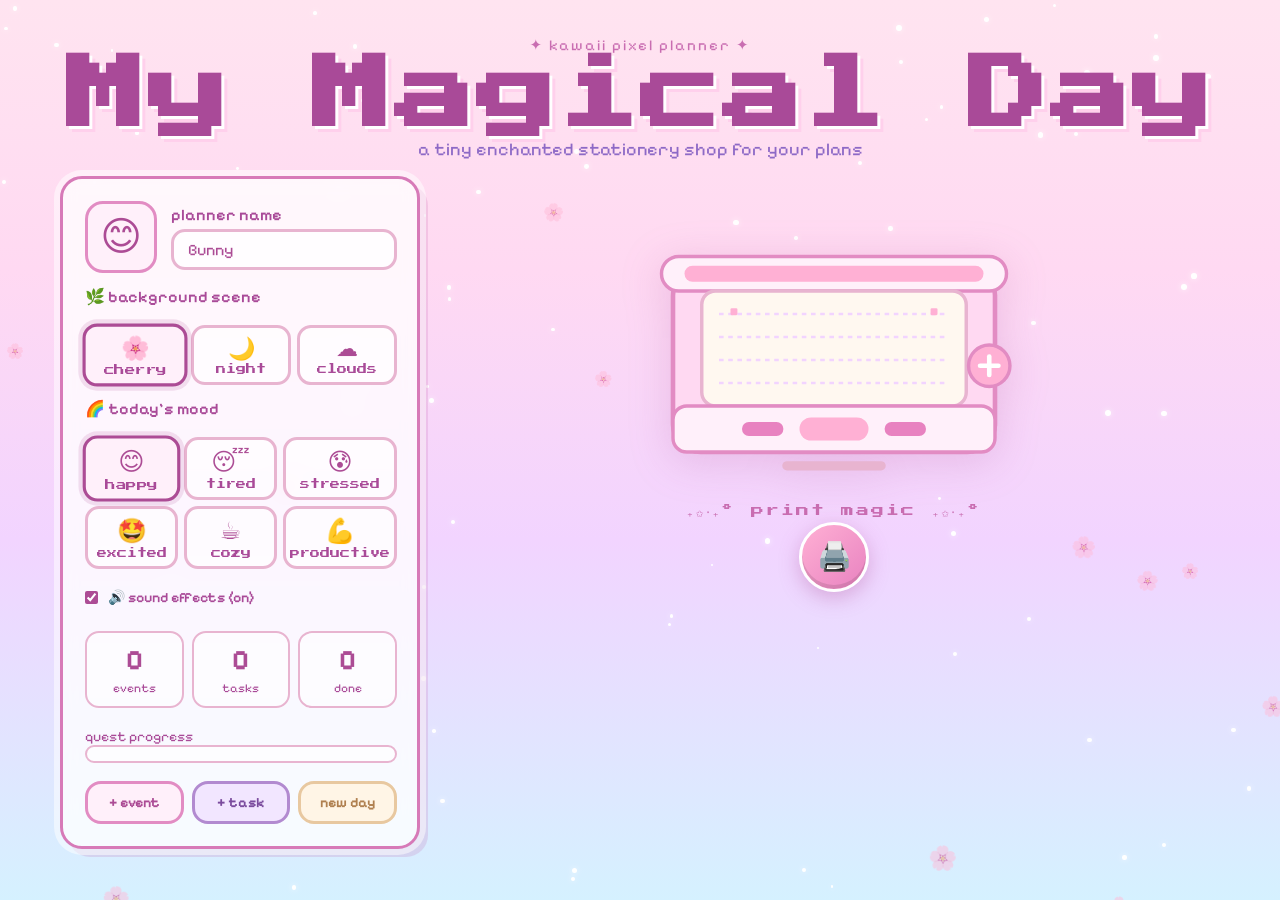
<file: index.html>
<!DOCTYPE html>
<html lang="en">
<head>
<meta charset="UTF-8">
<meta name="viewport" content="width=device-width,initial-scale=1">
<title>My Magical Day ✨</title>
<link rel="preconnect" href="https://fonts.googleapis.com">
<link rel="preconnect" href="https://fonts.gstatic.com" crossorigin>
<link href="https://fonts.googleapis.com/css2?family=Pixelify+Sans:wght@400..700&family=Press+Start+2P&display=swap" rel="stylesheet">
<link rel="stylesheet" href="styles.css">
</head>
<body>

<div class="bg-layer" id="bgCherry"></div>
<div class="bg-layer hidden" id="bgNight"></div>
<div class="bg-layer hidden" id="bgClouds"></div>
<div class="bg-sparkles" id="bgSparkles"></div>

<div id="stage">
  <header class="hero">
    <p class="eyebrow">✦ kawaii pixel planner ✦</p>
    <h1>My Magical Day</h1>
    <p class="subtitle">a tiny enchanted stationery shop for your plans</p>
  </header>

  <div class="dashboard">
    <aside class="control-panel pixel-card">
      <div class="profile">
        <div class="avatar" id="avatar">🐰</div>
        <div>
          <label for="nameInput">planner name</label>
          <input id="nameInput" type="text" maxlength="18" placeholder="Your name...">
        </div>
      </div>

      <label>🌿 background scene</label>
      <div class="theme-btns" id="themeBtns">
        <button class="theme-btn active" data-theme="cherry">🌸<span>cherry</span></button>
        <button class="theme-btn" data-theme="night">🌙<span>night</span></button>
        <button class="theme-btn" data-theme="clouds">☁️<span>clouds</span></button>
      </div>

      <label>🌈 today's mood</label>
      <div class="mood-btns" id="moodBtns">
        <button class="mood-btn active" data-mood="happy">😊<span>happy</span></button>
        <button class="mood-btn" data-mood="tired">😴<span>tired</span></button>
        <button class="mood-btn" data-mood="stressed">😰<span>stressed</span></button>
        <button class="mood-btn" data-mood="excited">🤩<span>excited</span></button>
        <button class="mood-btn" data-mood="cozy">☕<span>cozy</span></button>
        <button class="mood-btn" data-mood="productive">💪<span>productive</span></button>
      </div>

      <label class="sound-toggle">
        <input type="checkbox" id="soundToggle" checked>
        🔊 sound effects (on)
      </label>

      <div class="stats">
        <div><strong id="eventCount">0</strong><span>events</span></div>
        <div><strong id="todoCount">0</strong><span>tasks</span></div>
        <div><strong id="doneCount">0</strong><span>done</span></div>
      </div>

      <div class="progress-wrap">
        <span style="font-size:14px;color:#A94A98">quest progress</span>
        <div class="progress"><i id="progressBar" style="width:0%"></i></div>
      </div>

      <div class="actions">
        <button class="cute-btn" id="addEventBtn">+ event</button>
        <button class="cute-btn purple" id="addTodoBtn">+ task</button>
        <button class="cute-btn soft" id="resetBtn">new day</button>
      </div>
    </aside>

    <section class="printer-scene">
      <div class="printer-wrap">
        <div class="printer-body printer-breathe" id="printerBody">
          <svg class="printer-svg" viewBox="0 0 400 280" fill="none">
            <rect x="60" y="80" width="280" height="160" rx="24" fill="#FFD9F2" stroke="#E28CC3" stroke-width="4"/>
            <rect x="50" y="70" width="300" height="30" rx="15" fill="#FFF0FA" stroke="#E28CC3" stroke-width="3"/>
            <rect x="70" y="78" width="260" height="14" rx="7" fill="#FFB0D4"/>
            <rect x="85" y="100" width="230" height="100" rx="12" fill="#FFF8F0" stroke="#E8B4D0" stroke-width="3"/>
            <line x1="100" y1="120" x2="300" y2="120" stroke="#F2D4FF" stroke-width="2" stroke-dasharray="4 4"/>
            <line x1="100" y1="140" x2="300" y2="140" stroke="#F2D4FF" stroke-width="2" stroke-dasharray="4 4"/>
            <line x1="100" y1="160" x2="300" y2="160" stroke="#F2D4FF" stroke-width="2" stroke-dasharray="4 4"/>
            <line x1="100" y1="180" x2="300" y2="180" stroke="#F2D4FF" stroke-width="2" stroke-dasharray="4 4"/>
            <rect x="110" y="115" width="6" height="6" rx="1" fill="#FFB0D4"/>
            <rect x="284" y="115" width="6" height="6" rx="1" fill="#FFB0D4"/>
            <rect x="60" y="200" width="280" height="40" rx="12" fill="#FFF0FA" stroke="#E28CC3" stroke-width="3"/>
            <rect x="170" y="210" width="60" height="20" rx="10" fill="#FFB0D4"/>
            <rect x="120" y="214" width="36" height="12" rx="6" fill="#E882C0"/>
            <rect x="244" y="214" width="36" height="12" rx="6" fill="#E882C0"/>
            <rect x="155" y="248" width="90" height="8" rx="4" fill="#E8B4D0"/>
            <circle cx="335" cy="165" r="18" fill="#FFB0D4" stroke="#E28CC3" stroke-width="3"/>
            <rect x="325" y="163" width="20" height="4" rx="2" fill="#fff"/>
            <rect x="333" y="155" width="4" height="20" rx="2" fill="#fff"/>
          </svg>
        </div>
        <div class="printer-label">₊✩‧₊˚ print magic ₊✩‧₊˚</div>
      </div>

      <div class="print-btn-container">
        <button class="print-btn" id="printBtn" aria-label="Print receipt">🖨️</button>
      </div>

      <article class="receipt closed" id="receipt">
        <div class="washi-tape"></div>
        <div class="receipt-header">
          <span class="receipt-date" id="receiptDate"></span>
          <span class="receipt-mood" id="receiptMood"></span>
          <div class="receipt-title" id="receiptTitle">My Magical Day</div>
          <div class="receipt-subtitle" id="receiptSubtitle">✦ today's plan ✦</div>
        </div>

        <section class="receipt-section">
          <h3>📅 Events</h3>
          <ul class="receipt-list" id="eventsList"></ul>
        </section>

        <section class="receipt-section">
          <h3>✅ To-do Quests</h3>
          <ul class="receipt-list" id="todosList"></ul>
        </section>

        <div class="receipt-progress">
          <div class="receipt-progress-header">
            <span id="progressLabel">quest progress</span>
            <span id="progressCount">0/0 done 🌟</span>
          </div>
          <div class="receipt-progress-bar">
            <div class="receipt-progress-fill" id="receiptProgressFill" style="width:0%"></div>
          </div>
        </div>

        <div class="affirmation-box" id="affirmationBox">You are doing amazing sweetie ✧</div>
      </article>
    </section>
  </div>
</div>

<div class="modal-overlay" id="modalOverlay">
  <div class="modal-card">
    <button class="modal-close" id="modalClose">✕</button>
    <div class="modal-bow">🎀</div>
    <h2 id="modalTitle">Add magic</h2>
    <input type="hidden" id="itemType">
    <input type="hidden" id="itemId">
    <label for="itemLabel">tiny note</label>
    <input id="itemLabel" type="text" maxlength="60" placeholder="water the moonflowers...">
    <div class="event-fields" id="eventFields">
      <label for="itemTime">time spell</label>
      <input id="itemTime" type="text" maxlength="24" placeholder="10:00 - 11:00">
      <label for="itemLink">magic link (optional)</label>
      <input id="itemLink" type="url" maxlength="200" placeholder="https://...">
    </div>
    <label for="itemCategory">sticker label</label>
    <select id="itemCategory">
      <option value="personal">🌸 personal</option>
      <option value="work">💼 work</option>
      <option value="study">📖 study</option>
      <option value="hobby">🎨 hobby</option>
    </select>
    <div class="priority-field" id="priorityField">
      <label>priority level</label>
      <select id="itemPriority">
        <option value="low">⭐ low</option>
        <option value="medium" selected>⭐⭐ medium</option>
        <option value="high">⭐⭐⭐ high</option>
      </select>
    </div>
    <menu>
      <button class="cute-btn soft" id="deleteBtn">delete</button>
      <button class="cute-btn" id="saveBtn">save magic</button>
    </menu>
  </div>
</div>

<div class="confirm-overlay" id="confirmOverlay">
  <div class="confirm-card">
    <span class="confirm-trash">🗑️</span>
    <p>Start a new day?<br>All your tasks will vanish~</p>
    <div class="confirm-actions">
      <button class="cute-btn soft" id="confirmNo">cancel</button>
      <button class="cute-btn" id="confirmYes">new day!</button>
    </div>
  </div>
</div>

<script src="script.js" defer></script>
</body>
</html>
</file>
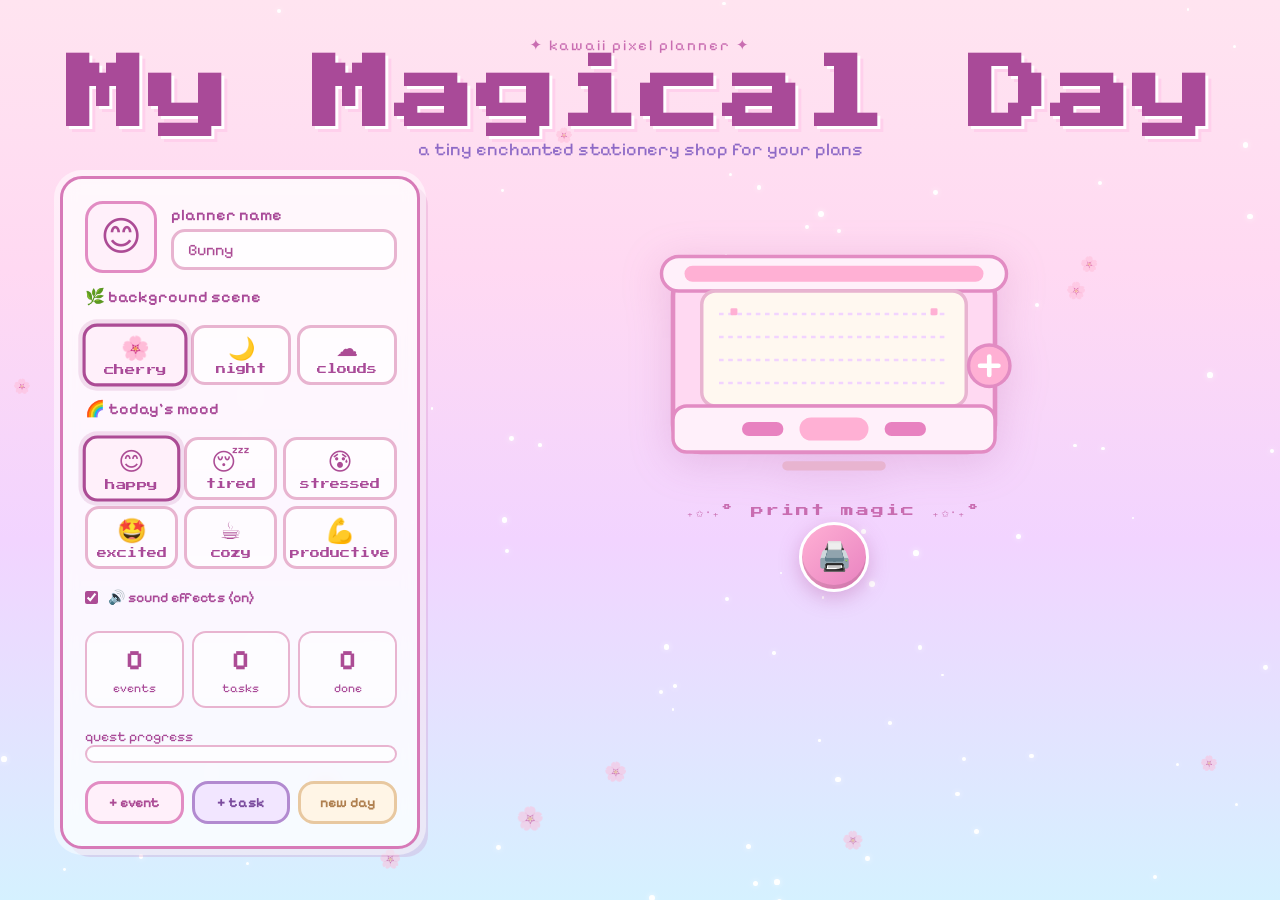
<file: my-magical-day.html>
<!DOCTYPE html>
<html lang="en">
<head>
<meta charset="UTF-8">
<meta name="viewport" content="width=device-width,initial-scale=1">
<title>My Magical Day ✨</title>
<link rel="preconnect" href="https://fonts.googleapis.com">
<link rel="preconnect" href="https://fonts.gstatic.com" crossorigin>
<link href="https://fonts.googleapis.com/css2?family=Pixelify+Sans:wght@400..700&family=Press+Start+2P&display=swap" rel="stylesheet">
<style>
*{box-sizing:border-box;margin:0;padding:0}
body{min-height:100vh;overflow-x:hidden;font-family:"Pixelify Sans",system-ui;color:#AC4C95;background:#FFF8F0;position:relative;image-rendering:pixelated}
button,input,select,textarea{font:inherit;color:inherit}
input,select,textarea{background:rgba(255,255,255,.7);border:3px solid #E8B4D0;border-radius:14px;padding:8px 14px;outline:none;transition:border-color .25s,box-shadow .25s}
input:focus,select:focus,textarea:focus{border-color:#AC4C95;box-shadow:0 0 0 4px rgba(172,76,149,.15)}
::selection{background:#F2D4FF;color:#6B2D5E}
.bg-layer{position:fixed;inset:0;overflow:hidden;pointer-events:none;z-index:0;transition:opacity .8s}
.bg-layer.hidden{opacity:0}
#bgCherry{background:linear-gradient(180deg,#FFE4F0 0%,#FFD9F2 30%,#F2D4FF 60%,#D5F1FF 100%)}
#bgNight{background:linear-gradient(180deg,#1A1028 0%,#2D1B4E 30%,#1E1133 60%,#0D0818 100%)}
#bgClouds{background:linear-gradient(180deg,#E8F8FF 0%,#D5F1FF 30%,#E0F7E9 60%,#F2D4FF 100%)}
.bg-petal,.bg-star,.bg-cloud{position:absolute;pointer-events:none;opacity:.5;image-rendering:pixelated}
.bg-petal{color:#FF99C8;font-size:18px;animation:drift linear infinite}
.bg-star{color:#FFE066;font-size:14px;animation:twinkleStar ease-in-out infinite}
.bg-cloud{color:rgba(255,255,255,.6);font-size:40px;animation:driftCloud linear infinite}
@keyframes drift{0%{transform:translateY(0) rotate(0deg);opacity:.5}50%{opacity:.8}100%{transform:translateY(-120vh) rotate(360deg);opacity:0}}
@keyframes driftCloud{0%{transform:translateX(-100px)}100%{transform:translateX(calc(100vw + 100px))}}
@keyframes twinkleStar{0%,100%{opacity:.2;transform:scale(.7)}50%{opacity:1;transform:scale(1.2)}}
.bg-sparkles{position:fixed;inset:0;overflow:hidden;pointer-events:none;z-index:1}
.bg-sparkle{position:absolute;background:#fff;image-rendering:pixelated;box-shadow:0 0 6px rgba(255,255,255,.8);border-radius:50%;animation:twinkle var(--dur) ease-in-out var(--delay) infinite}
@keyframes twinkle{0%,100%{opacity:.1;transform:translateY(0) scale(.5)}50%{opacity:1;transform:translateY(-12px) scale(1)}}
#stage{position:relative;z-index:2;min-height:100vh;padding-bottom:40px}
.hero{text-align:center;padding:36px 18px 16px}
.eyebrow{color:#C96DB1;letter-spacing:2px;font-size:15px;margin-bottom:4px}
.hero h1{font-size:clamp(40px,8vw,80px);line-height:.9;margin:6px 0;color:#A94A98;text-shadow:3px 3px #fff,6px 6px #FFD0EC;animation:bob 2.5s ease-in-out infinite;font-family:"Press Start 2P",monospace;letter-spacing:2px}
@keyframes bob{50%{transform:translateY(-6px)}}
.subtitle{font-size:18px;color:#8D69C6}
.dashboard{position:relative;z-index:2;display:grid;grid-template-columns:minmax(260px,360px) minmax(360px,1fr);gap:28px;align-items:start;width:min(1160px,94vw);margin:0 auto}
.pixel-card{background:rgba(255,255,255,.78);border:3px solid #D77AB8;box-shadow:0 0 0 6px rgba(255,255,255,.5),8px 8px 0 rgba(196,108,177,.2);border-radius:22px;backdrop-filter:blur(8px)}
#bgNight .pixel-card{background:rgba(26,16,40,.85);border-color:#7B4C9E;box-shadow:0 0 0 6px rgba(123,76,158,.3),8px 8px 0 rgba(123,76,158,.2);color:#E0C4F0}
#bgNight .pixel-card input,#bgNight .pixel-card select{background:rgba(45,27,78,.8);border-color:#7B4C9E;color:#E0C4F0}
.control-panel{padding:22px;display:grid;gap:14px;position:sticky;top:18px}
.profile{display:grid;grid-template-columns:72px 1fr;gap:14px;align-items:center}
.avatar{height:72px;width:72px;border-radius:18px;background:#FFF0FA;border:3px solid #E28CC3;display:grid;place-items:center;font-size:40px;animation:wobble 3s infinite;cursor:pointer;transition:transform .2s}
.avatar:hover{transform:scale(1.1)}
@keyframes wobble{50%{transform:rotate(4deg) scale(1.04)}}
label{display:block;color:#A94A98;margin-bottom:5px;font-size:16px;font-weight:600}
#bgNight label{color:#D4A0E8}
.stats{display:grid;grid-template-columns:repeat(3,1fr);gap:8px;text-align:center}
.stats div{background:rgba(255,255,255,.5);border-radius:14px;padding:10px 4px;border:2px solid #E8B4D0}
#bgNight .stats div{background:rgba(45,27,78,.6);border-color:#7B4C9E}
.stats strong{display:block;font-size:28px;color:#AC4C95}
#bgNight .stats strong{color:#E8B4F0}
.stats span{font-size:12px;color:#A94A98}
#bgNight .stats span{color:#C896D8}
.progress-wrap{margin:4px 0}
.progress{height:18px;background:rgba(255,255,255,.6);border-radius:12px;border:2px solid #E8B4D0;overflow:hidden;position:relative}
#bgNight .progress{background:rgba(45,27,78,.6);border-color:#7B4C9E}
.progress i{display:block;height:100%;background:linear-gradient(90deg,#FFB0D4,#E882C0);border-radius:10px;transition:width .5s ease;position:relative}
.progress i::after{content:'';position:absolute;inset:2px 4px;background:linear-gradient(90deg,rgba(255,255,255,.4),transparent);border-radius:8px}
.actions{display:grid;grid-template-columns:1fr 1fr 1fr;gap:8px}
.cute-btn{border:3px solid #E28CC3;border-radius:16px;padding:10px 8px;background:#FFF0FA;color:#AC4C95;font-weight:700;font-size:14px;cursor:pointer;transition:all .2s;text-align:center}
.cute-btn:hover{transform:scale(1.05);box-shadow:0 4px 12px rgba(172,76,149,.25)}
.cute-btn:active{transform:scale(.95)}
.cute-btn.purple{background:#F2E6FF;border-color:#B28AD0;color:#7B4C9E}
.cute-btn.purple:hover{box-shadow:0 4px 12px rgba(123,76,158,.25)}
.cute-btn.soft{background:#FFF5E6;border-color:#E8C8A0;color:#B08050}
#bgNight .cute-btn{background:rgba(45,27,78,.8);border-color:#7B4C9E;color:#E0C4F0}
#bgNight .cute-btn.purple{background:rgba(90,50,140,.6);border-color:#A070D0}
#bgNight .cute-btn.soft{background:rgba(80,50,30,.5);border-color:#A08060;color:#D0B090}
.theme-btns{display:grid;grid-template-columns:repeat(3,1fr);gap:6px}
.theme-btn{padding:8px 4px;border:3px solid #E8B4D0;border-radius:14px;background:rgba(255,255,255,.6);cursor:pointer;font-size:22px;transition:all .2s;text-align:center}
.theme-btn.active{border-color:#AC4C95;background:#FFF0FA;box-shadow:0 0 0 4px rgba(172,76,149,.15);transform:scale(1.05)}
.theme-btn:hover{transform:scale(1.08)}
.theme-btn span{display:block;font-size:10px;color:#A94A98;margin-top:2px;font-family:"Press Start 2P",monospace}
#bgNight .theme-btn{background:rgba(45,27,78,.6);border-color:#7B4C9E}
#bgNight .theme-btn.active{border-color:#D4A0E8;background:rgba(90,50,140,.5);box-shadow:0 0 0 4px rgba(212,160,232,.2)}
#bgNight .theme-btn span{color:#C896D8}
#bgNight .theme-btn.active span{color:#E8B4F0}
.mood-btns{display:grid;grid-template-columns:repeat(3,1fr);gap:6px}
.mood-btn{padding:8px 4px;border:3px solid #E8B4D0;border-radius:14px;background:rgba(255,255,255,.6);cursor:pointer;font-size:24px;transition:all .2s;text-align:center}
.mood-btn.active{border-color:#AC4C95;background:#FFF0FA;box-shadow:0 0 0 4px rgba(172,76,149,.15);transform:scale(1.05)}
.mood-btn:hover{transform:scale(1.08)}
.mood-btn span{display:block;font-size:10px;color:#A94A98;margin-top:2px;font-family:"Press Start 2P",monospace}
#bgNight .mood-btn{background:rgba(45,27,78,.6);border-color:#7B4C9E}
#bgNight .mood-btn.active{border-color:#D4A0E8;background:rgba(90,50,140,.5);box-shadow:0 0 0 4px rgba(212,160,232,.2)}
#bgNight .mood-btn span{color:#C896D8}
.sound-toggle{display:flex;align-items:center;gap:10px;font-size:14px;cursor:pointer;user-select:none;padding:6px 0}
.sound-toggle input{width:auto;accent-color:#AC4C95}
.printer-scene{display:flex;flex-direction:column;align-items:center;gap:12px}
.printer-wrap{position:relative;width:100%;max-width:460px;margin:0 auto}
.printer-body{cursor:pointer;transition:transform .15s;position:relative;z-index:5}
.printer-body:hover{transform:scale(1.03)}
.printer-svg{width:100%;height:auto;display:block;filter:drop-shadow(0 8px 20px rgba(172,76,149,.2))}
.printer-breathe{animation:breathe 3s ease-in-out infinite}
@keyframes breathe{0%,100%{transform:scale(1)}50%{transform:scale(1.015)}}
.printer-shake{animation:printerShake .5s ease-in-out}
@keyframes printerShake{0%,100%{transform:translateX(0)}10%{transform:translateX(-6px) rotate(-1deg)}20%{transform:translateX(5px) rotate(1deg)}30%{transform:translateX(-4px) rotate(-.5deg)}40%{transform:translateX(3px) rotate(.5deg)}50%{transform:translateX(-2px)}60%{transform:translateX(2px)}70%{transform:translateX(-1px)}80%{transform:translateX(1px)}}
.printer-label{text-align:center;font-size:13px;color:#C96DB1;margin-top:6px;font-family:"Press Start 2P",monospace;letter-spacing:2px;animation:pulseLabel 2s ease-in-out infinite}
@keyframes pulseLabel{0%,100%{opacity:.6}50%{opacity:1}}
.print-btn-container{position:relative;margin-top:-10px}
.print-btn{border:none;border-radius:50%;width:70px;height:70px;background:linear-gradient(135deg,#FFB0D4,#E882C0);color:#fff;font-size:28px;cursor:pointer;box-shadow:0 6px 20px rgba(172,76,149,.35),inset 0 -4px 0 rgba(0,0,0,.1);transition:all .2s;position:relative;display:grid;place-items:center;border:3px solid #fff}
.print-btn:hover{transform:scale(1.08);box-shadow:0 8px 28px rgba(172,76,149,.45),inset 0 -4px 0 rgba(0,0,0,.1)}
.print-btn:active{transform:scale(.92);box-shadow:0 2px 8px rgba(172,76,149,.2),inset 0 2px 0 rgba(0,0,0,.1)}
.print-btn.is-printing{animation:btnPulse .6s ease-in-out infinite;pointer-events:none}
@keyframes btnPulse{0%,100%{transform:scale(1);box-shadow:0 6px 20px rgba(172,76,149,.35)}50%{transform:scale(1.1);box-shadow:0 8px 30px rgba(172,76,149,.5)}}
.print-particle{position:fixed;pointer-events:none;z-index:100;font-size:20px;animation:particleFly .8s ease-out forwards}
@keyframes particleFly{0%{opacity:1;transform:translate(0,0) scale(1) rotate(0deg)}100%{opacity:0;transform:translate(var(--dx),var(--dy)) scale(0) rotate(720deg)}}
.receipt{background:#FFF9F0;border:3px solid #E8B4D0;border-radius:18px;padding:28px 24px 0;max-width:420px;width:100%;margin:0 auto;position:relative;z-index:3;transition:all .6s cubic-bezier(.34,1.56,.64,1);transform-origin:top center;font-family:"Pixelify Sans",system-ui;color:#6B2D5E;box-shadow:0 10px 40px rgba(172,76,149,.15)}
.receipt.closed{transform:scaleY(0);opacity:0;max-height:0;padding:0;margin:0;overflow:hidden;border-width:0}
.receipt.open{transform:scaleY(1);opacity:1}
.receipt::after{content:'';display:block;height:28px;background:#FFF9F0;clip-path:polygon(0 0,8% 100%,16% 0,24% 100%,32% 0,40% 100%,48% 0,56% 100%,64% 0,72% 100%,80% 0,88% 100%,96% 0,100% 100%,0 100%);margin:0 -24px;position:relative;width:calc(100% + 48px)}
#bgNight .receipt{background:#1E1133;border-color:#7B4C9E;color:#E0C4F0;box-shadow:0 10px 40px rgba(0,0,0,.4)}
#bgNight .receipt::after{background:#1E1133}
.washi-tape{position:absolute;top:12px;left:-8px;right:-8px;height:20px;background:repeating-linear-gradient(45deg,#FFB0D4 0,#FFB0D4 6px,#FFD9F2 6px,#FFD9F2 12px);opacity:.7;transform:rotate(-1deg);border-radius:2px;z-index:10;box-shadow:0 2px 6px rgba(172,76,149,.15)}
#bgNight .washi-tape{background:repeating-linear-gradient(45deg,#7B4C9E 0,#7B4C9E 6px,#B28AD0 6px,#B28AD0 12px)}
.receipt-header{text-align:center;margin-bottom:14px;padding-top:16px}
.receipt-date{font-family:"Press Start 2P",monospace;font-size:10px;color:#A94A98;display:block;margin-bottom:6px}
#bgNight .receipt-date{color:#C896D8}
.receipt-mood{font-size:36px;display:block;margin-bottom:4px}
.receipt-title{font-size:26px;color:#AC4C95;margin:4px 0 2px;font-weight:700;letter-spacing:1px}
#bgNight .receipt-title{color:#E8B4F0}
.receipt-subtitle{font-size:12px;color:#C96DB1;font-family:"Press Start 2P",monospace}
.receipt-section{margin:12px 0}
.receipt-section h3{font-size:18px;color:#A94A98;margin-bottom:8px;letter-spacing:1px;display:flex;align-items:center;gap:8px}
#bgNight .receipt-section h3{color:#D4A0E8}
.receipt-list{list-style:none;padding:0;display:grid;gap:6px}
.receipt-list li{background:rgba(255,255,255,.5);border-radius:12px;padding:8px 12px;border:2px solid #F2D4FF;display:grid;grid-template-columns:auto 1fr auto;gap:8px;align-items:center;transition:all .2s;cursor:pointer}
.receipt-list li:hover{transform:translateX(3px);border-color:#E28CC3}
#bgNight .receipt-list li{background:rgba(45,27,78,.5);border-color:#5B3A7E}
#bgNight .receipt-list li:hover{border-color:#B28AD0}
.receipt-list li.done{opacity:.7;background:rgba(200,245,232,.4)}
.receipt-list li.done .task-label{text-decoration:line-through;text-decoration-color:#AC4C95}
#bgNight .receipt-list li.done{background:rgba(45,27,78,.3)}
.receipt-list li.empty{opacity:.5;cursor:default;pointer-events:none;justify-content:center;display:flex;font-style:italic}
.category-dot{display:inline-flex;align-items:center;justify-content:center;width:24px;height:24px;border-radius:6px;font-size:12px;flex-shrink:0}
.category-dot.personal{background:#FFD9F2;color:#D46A9E}
.category-dot.work{background:#D5F1FF;color:#4A90B0}
.category-dot.study{background:#F2D4FF;color:#8A5AC0}
.category-dot.hobby{background:#C8F5E8;color:#3E9E7E}
.task-label{flex:1;font-size:15px;font-weight:500}
.task-time{font-size:12px;color:#C96DB1;font-family:"Press Start 2P",monospace}
#bgNight .task-time{color:#A878C8}
.priority-stars{display:flex;gap:2px;font-size:12px}
.receipt-progress{margin:12px 0;padding:10px 14px;background:rgba(255,255,255,.4);border-radius:12px;border:2px solid #F2D4FF}
#bgNight .receipt-progress{background:rgba(45,27,78,.4);border-color:#5B3A7E}
.receipt-progress-header{display:flex;justify-content:space-between;font-size:13px;margin-bottom:6px;color:#A94A98}
#bgNight .receipt-progress-header{color:#C896D8}
.receipt-progress-bar{height:16px;background:rgba(255,255,255,.5);border-radius:10px;border:2px solid #E8B4D0;overflow:hidden;position:relative}
#bgNight .receipt-progress-bar{background:rgba(45,27,78,.5);border-color:#7B4C9E}
.receipt-progress-fill{height:100%;background:linear-gradient(90deg,#FFB0D4,#E882C0);border-radius:8px;transition:width .8s cubic-bezier(.34,1.56,.64,1);position:relative}
.receipt-progress-fill::after{content:'';position:absolute;inset:2px 4px;background:linear-gradient(90deg,rgba(255,255,255,.4),transparent);border-radius:6px}
.affirmation-box{margin:12px 0;padding:12px 14px;border:2px dashed #E28CC3;border-radius:14px;text-align:center;background:rgba(255,255,255,.3);font-size:15px;color:#A94A98;line-height:1.5}
#bgNight .affirmation-box{border-color:#7B4C9E;background:rgba(45,27,78,.3);color:#D4A0E8}
.modal-overlay{position:fixed;inset:0;z-index:200;background:rgba(0,0,0,.4);backdrop-filter:blur(4px);display:none;place-items:center;animation:fadeIn .2s}
.modal-overlay.open{display:grid}
@keyframes fadeIn{from{opacity:0}to{opacity:1}}
.modal-card{background:#FFF8F0;border:3px solid #D77AB8;border-radius:22px;padding:28px 24px 20px;width:min(400px,90vw);position:relative;box-shadow:0 0 0 6px rgba(255,255,255,.5),12px 12px 0 rgba(196,108,177,.2);max-height:90vh;overflow-y:auto;animation:modalPop .3s cubic-bezier(.34,1.56,.64,1)}
@keyframes modalPop{from{transform:scale(.7);opacity:0}to{transform:scale(1);opacity:1}}
#bgNight .modal-card{background:#1E1133;border-color:#7B4C9E;box-shadow:0 0 0 6px rgba(123,76,158,.3),12px 12px 0 rgba(123,76,158,.2)}
.modal-close{position:absolute;top:10px;right:14px;background:none;border:none;font-size:28px;color:#C96DB1;cursor:pointer;padding:4px;line-height:1;transition:transform .2s}
.modal-close:hover{transform:rotate(90deg);color:#AC4C95}
.modal-bow{text-align:center;font-size:28px;color:#E882C0;margin-bottom:2px;transform:rotate(-5deg)}.modal-card h2{text-align:center;color:#AC4C95;margin-bottom:16px;font-size:22px}
#bgNight .modal-card h2{color:#E8B4F0}
.modal-card label{font-size:13px;margin-top:8px}
.modal-card input,.modal-card select,.modal-card textarea{margin-bottom:4px}
.modal-card textarea{resize:vertical;min-height:60px;width:100%}
.modal-card .event-fields,.modal-card .priority-field{display:grid;gap:4px}
.modal-card menu{display:flex;gap:10px;justify-content:center;margin-top:16px;padding:0;list-style:none}
.modal-card menu .cute-btn{min-width:100px}
.confirm-overlay{position:fixed;inset:0;z-index:300;background:rgba(0,0,0,.4);backdrop-filter:blur(4px);display:none;place-items:center}
.confirm-overlay.open{display:grid}
.confirm-card{background:#FFF8F0;border:3px solid #D77AB8;border-radius:22px;padding:32px 28px 24px;text-align:center;width:min(340px,88vw);box-shadow:0 0 0 6px rgba(255,255,255,.5),12px 12px 0 rgba(196,108,177,.2);animation:modalPop .3s cubic-bezier(.34,1.56,.64,1)}
#bgNight .confirm-card{background:#1E1133;border-color:#7B4C9E;box-shadow:0 0 0 6px rgba(123,76,158,.3),12px 12px 0 rgba(123,76,158,.2)}
.confirm-trash{font-size:48px;animation:trashShake .5s ease-in-out infinite;display:block;margin-bottom:8px}
@keyframes trashShake{0%,100%{transform:rotate(0deg)}25%{transform:rotate(-10deg)}75%{transform:rotate(10deg)}}
.confirm-card p{font-size:16px;color:#A94A98;margin-bottom:18px}
#bgNight .confirm-card p{color:#D4A0E8}
.confirm-actions{display:flex;gap:12px;justify-content:center}
.heart-burst{position:fixed;pointer-events:none;z-index:150}
.heart-particle{position:absolute;font-size:var(--size);animation:heartExplode var(--dur) ease-out forwards;color:var(--hcolor)}
@keyframes heartExplode{0%{opacity:1;transform:translate(0,0) scale(1) rotate(0deg)}100%{opacity:0;transform:translate(var(--fx),var(--fy)) scale(0) rotate(720deg)}}
.click-sparkle{position:fixed;pointer-events:none;z-index:100;font-size:18px;animation:sparkleFade .7s ease-out forwards}
@keyframes sparkleFade{0%{opacity:1;transform:translate(0,0) scale(1)}100%{opacity:0;transform:translate(var(--sx),var(--sy)) scale(0)}}
@media(max-width:720px){
.dashboard{grid-template-columns:1fr;gap:20px;width:96vw}
.control-panel{position:static}
.printer-scene{order:-1}
.hero h1{font-size:clamp(32px,10vw,52px)}
.receipt{padding:20px 14px 0;max-width:100%}
.receipt::after{width:calc(100% + 28px);margin:0 -14px}
.mood-btns,.theme-btns{grid-template-columns:repeat(3,1fr)}
.mood-btn,.theme-btn{font-size:20px}
.actions{grid-template-columns:1fr 1fr 1fr}
.theme-btn span,.mood-btn span{font-size:8px}
.modal-card{padding:22px 18px}
}
@media(max-width:400px){
.receipt{padding:16px 10px 0}
.mood-btn,.theme-btn{padding:6px 2px;font-size:16px}
.stats div{padding:6px 2px}
.stats strong{font-size:22px}
}
</style>
</head>
<body>

<div class="bg-layer" id="bgCherry"></div>
<div class="bg-layer hidden" id="bgNight"></div>
<div class="bg-layer hidden" id="bgClouds"></div>
<div class="bg-sparkles" id="bgSparkles"></div>

<div id="stage">
  <header class="hero">
    <p class="eyebrow">✦ kawaii pixel planner ✦</p>
    <h1>My Magical Day</h1>
    <p class="subtitle">a tiny enchanted stationery shop for your plans</p>
  </header>

  <div class="dashboard">
    <aside class="control-panel pixel-card">
      <div class="profile">
        <div class="avatar" id="avatar">🐰</div>
        <div>
          <label for="nameInput">planner name</label>
          <input id="nameInput" type="text" maxlength="18" placeholder="Your name...">
        </div>
      </div>

      <label>🌿 background scene</label>
      <div class="theme-btns" id="themeBtns">
        <button class="theme-btn active" data-theme="cherry">🌸<span>cherry</span></button>
        <button class="theme-btn" data-theme="night">🌙<span>night</span></button>
        <button class="theme-btn" data-theme="clouds">☁️<span>clouds</span></button>
      </div>

      <label>🌈 today's mood</label>
      <div class="mood-btns" id="moodBtns">
        <button class="mood-btn active" data-mood="happy">😊<span>happy</span></button>
        <button class="mood-btn" data-mood="tired">😴<span>tired</span></button>
        <button class="mood-btn" data-mood="stressed">😰<span>stressed</span></button>
        <button class="mood-btn" data-mood="excited">🤩<span>excited</span></button>
        <button class="mood-btn" data-mood="cozy">☕<span>cozy</span></button>
        <button class="mood-btn" data-mood="productive">💪<span>productive</span></button>
      </div>

      <label class="sound-toggle">
        <input type="checkbox" id="soundToggle" checked>
        🔊 sound effects (on)
      </label>

      <div class="stats">
        <div><strong id="eventCount">0</strong><span>events</span></div>
        <div><strong id="todoCount">0</strong><span>tasks</span></div>
        <div><strong id="doneCount">0</strong><span>done</span></div>
      </div>

      <div class="progress-wrap">
        <span style="font-size:14px;color:#A94A98">quest progress</span>
        <div class="progress"><i id="progressBar" style="width:0%"></i></div>
      </div>

      <div class="actions">
        <button class="cute-btn" id="addEventBtn">+ event</button>
        <button class="cute-btn purple" id="addTodoBtn">+ task</button>
        <button class="cute-btn soft" id="resetBtn">new day</button>
      </div>
    </aside>

    <section class="printer-scene">
      <div class="printer-wrap">
        <div class="printer-body printer-breathe" id="printerBody">
          <svg class="printer-svg" viewBox="0 0 400 280" fill="none">
            <rect x="60" y="80" width="280" height="160" rx="24" fill="#FFD9F2" stroke="#E28CC3" stroke-width="4"/>
            <rect x="50" y="70" width="300" height="30" rx="15" fill="#FFF0FA" stroke="#E28CC3" stroke-width="3"/>
            <rect x="70" y="78" width="260" height="14" rx="7" fill="#FFB0D4"/>
            <rect x="85" y="100" width="230" height="100" rx="12" fill="#FFF8F0" stroke="#E8B4D0" stroke-width="3"/>
            <line x1="100" y1="120" x2="300" y2="120" stroke="#F2D4FF" stroke-width="2" stroke-dasharray="4 4"/>
            <line x1="100" y1="140" x2="300" y2="140" stroke="#F2D4FF" stroke-width="2" stroke-dasharray="4 4"/>
            <line x1="100" y1="160" x2="300" y2="160" stroke="#F2D4FF" stroke-width="2" stroke-dasharray="4 4"/>
            <line x1="100" y1="180" x2="300" y2="180" stroke="#F2D4FF" stroke-width="2" stroke-dasharray="4 4"/>
            <rect x="110" y="115" width="6" height="6" rx="1" fill="#FFB0D4"/>
            <rect x="284" y="115" width="6" height="6" rx="1" fill="#FFB0D4"/>
            <rect x="60" y="200" width="280" height="40" rx="12" fill="#FFF0FA" stroke="#E28CC3" stroke-width="3"/>
            <rect x="170" y="210" width="60" height="20" rx="10" fill="#FFB0D4"/>
            <rect x="120" y="214" width="36" height="12" rx="6" fill="#E882C0"/>
            <rect x="244" y="214" width="36" height="12" rx="6" fill="#E882C0"/>
            <rect x="155" y="248" width="90" height="8" rx="4" fill="#E8B4D0"/>
            <circle cx="335" cy="165" r="18" fill="#FFB0D4" stroke="#E28CC3" stroke-width="3"/>
            <rect x="325" y="163" width="20" height="4" rx="2" fill="#fff"/>
            <rect x="333" y="155" width="4" height="20" rx="2" fill="#fff"/>
          </svg>
        </div>
        <div class="printer-label">₊✩‧₊˚ print magic ₊✩‧₊˚</div>
      </div>

      <div class="print-btn-container">
        <button class="print-btn" id="printBtn" aria-label="Print receipt">🖨️</button>
      </div>

      <article class="receipt closed" id="receipt">
        <div class="washi-tape"></div>
        <div class="receipt-header">
          <span class="receipt-date" id="receiptDate"></span>
          <span class="receipt-mood" id="receiptMood"></span>
          <div class="receipt-title" id="receiptTitle">My Magical Day</div>
          <div class="receipt-subtitle" id="receiptSubtitle">✦ today's plan ✦</div>
        </div>

        <section class="receipt-section">
          <h3>📅 Events</h3>
          <ul class="receipt-list" id="eventsList"></ul>
        </section>

        <section class="receipt-section">
          <h3>✅ To-do Quests</h3>
          <ul class="receipt-list" id="todosList"></ul>
        </section>

        <div class="receipt-progress">
          <div class="receipt-progress-header">
            <span id="progressLabel">quest progress</span>
            <span id="progressCount">0/0 done 🌟</span>
          </div>
          <div class="receipt-progress-bar">
            <div class="receipt-progress-fill" id="receiptProgressFill" style="width:0%"></div>
          </div>
        </div>

        <div class="affirmation-box" id="affirmationBox">You are doing amazing sweetie ✧</div>
      </article>
    </section>
  </div>
</div>

<div class="modal-overlay" id="modalOverlay">
  <div class="modal-card">
    <button class="modal-close" id="modalClose">✕</button>
    <div class="modal-bow">🎀</div>
    <h2 id="modalTitle">Add magic</h2>
    <input type="hidden" id="itemType">
    <input type="hidden" id="itemId">
    <label for="itemLabel">tiny note</label>
    <input id="itemLabel" type="text" maxlength="60" placeholder="water the moonflowers...">
    <div class="event-fields" id="eventFields">
      <label for="itemTime">time spell</label>
      <input id="itemTime" type="text" maxlength="24" placeholder="10:00 - 11:00">
      <label for="itemLink">magic link (optional)</label>
      <input id="itemLink" type="url" maxlength="200" placeholder="https://...">
    </div>
    <label for="itemCategory">sticker label</label>
    <select id="itemCategory">
      <option value="personal">🌸 personal</option>
      <option value="work">💼 work</option>
      <option value="study">📖 study</option>
      <option value="hobby">🎨 hobby</option>
    </select>
    <div class="priority-field" id="priorityField">
      <label>priority level</label>
      <select id="itemPriority">
        <option value="low">⭐ low</option>
        <option value="medium" selected>⭐⭐ medium</option>
        <option value="high">⭐⭐⭐ high</option>
      </select>
    </div>
    <menu>
      <button class="cute-btn soft" id="deleteBtn">delete</button>
      <button class="cute-btn" id="saveBtn">save magic</button>
    </menu>
  </div>
</div>

<div class="confirm-overlay" id="confirmOverlay">
  <div class="confirm-card">
    <span class="confirm-trash">🗑️</span>
    <p>Start a new day?<br>All your tasks will vanish~</p>
    <div class="confirm-actions">
      <button class="cute-btn soft" id="confirmNo">cancel</button>
      <button class="cute-btn" id="confirmYes">new day!</button>
    </div>
  </div>
</div>

<script>
(function(){
'use strict';

const $ = (s, r = document) => r.querySelector(s);
const $$ = (s, r = document) => [...r.querySelectorAll(s)];

const today = new Date();
const daySeed = today.toDateString();

const affirmations = [
  "You are doing amazing sweetie ✧",
  "One task at a time 🌸",
  "Today is a gift 💝",
  "You're made of stars and sugar ✩",
  "Small steps still count 🐾",
  "Be kind to yourself today 🌷",
  "Your best is enough ✨",
  "Stay cozy and dream big ☁️",
  "You glow differently when you smile 🌟",
  "Every flower blooms in its own time 🌻",
  "You have magic inside you ✦",
  "Rest is productive too 🧸",
  "Today is full of possibilities 🌈",
  "You are loved and cherished ♡",
  "Go at your own pace 🐢"
];

const moodData = {
  happy: { emoji: "😊", label: "Happy", receiptEmoji: "🌸✨" },
  tired: { emoji: "😴", label: "Tired", receiptEmoji: "🌙💤" },
  stressed: { emoji: "😰", label: "Stressed", receiptEmoji: "🌊🧘" },
  excited: { emoji: "🤩", label: "Excited", receiptEmoji: "🎉🌟" },
  cozy: { emoji: "☕", label: "Cozy", receiptEmoji: "☕🧸" },
  productive: { emoji: "💪", label: "Productive", receiptEmoji: "⚡🌟" }
};

const defaultState = {
  name: 'Bunny',
  mood: 'happy',
  theme: 'cherry',
  sound: true,
  events: [],
  todos: []
};

let state = JSON.parse(JSON.stringify(defaultState));

let audioCtx = null;
function getAudioCtx() {
  if (!audioCtx) audioCtx = new (window.AudioContext || window.webkitAudioContext)();
  return audioCtx;
}

function playTypewriter() {
  if (!state.sound) return;
  try {
    const ctx = getAudioCtx();
    const osc = ctx.createOscillator();
    const gain = ctx.createGain();
    osc.connect(gain); gain.connect(ctx.destination);
    osc.type = 'square'; osc.frequency.value = 800 + Math.random() * 400;
    gain.gain.setValueAtTime(0.06, ctx.currentTime);
    gain.gain.exponentialRampToValueAtTime(0.001, ctx.currentTime + 0.04);
    osc.start(ctx.currentTime); osc.stop(ctx.currentTime + 0.04);
  } catch(e) {}
}

function playKaChunk() {
  if (!state.sound) return;
  try {
    const ctx = getAudioCtx();
    const bufSize = ctx.sampleRate * 0.15;
    const buf = ctx.createBuffer(1, bufSize, ctx.sampleRate);
    const data = buf.getChannelData(0);
    for (let i = 0; i < bufSize; i++) {
      data[i] = (Math.random() * 2 - 1) * Math.exp(-i / (ctx.sampleRate * 0.03));
    }
    const noise = ctx.createBufferSource();
    noise.buffer = buf;
    const ng = ctx.createGain();
    ng.gain.setValueAtTime(0.15, ctx.currentTime);
    ng.gain.exponentialRampToValueAtTime(0.001, ctx.currentTime + 0.15);
    noise.connect(ng); ng.connect(ctx.destination);
    noise.start(ctx.currentTime);

    const osc = ctx.createOscillator();
    const og = ctx.createGain();
    osc.connect(og); og.connect(ctx.destination);
    osc.type = 'sine'; osc.frequency.setValueAtTime(150, ctx.currentTime);
    osc.frequency.exponentialRampToValueAtTime(40, ctx.currentTime + 0.12);
    og.gain.setValueAtTime(0.2, ctx.currentTime);
    og.gain.exponentialRampToValueAtTime(0.001, ctx.currentTime + 0.12);
    osc.start(ctx.currentTime); osc.stop(ctx.currentTime + 0.12);

    const osc2 = ctx.createOscillator();
    const og2 = ctx.createGain();
    osc2.connect(og2); og2.connect(ctx.destination);
    osc2.type = 'square'; osc2.frequency.value = 2000;
    og2.gain.setValueAtTime(0.05, ctx.currentTime);
    og2.gain.exponentialRampToValueAtTime(0.001, ctx.currentTime + 0.02);
    osc2.start(ctx.currentTime); osc2.stop(ctx.currentTime + 0.02);
  } catch(e) {}
}

function playChime() {
  if (!state.sound) return;
  try {
    const ctx = getAudioCtx();
    const now = ctx.currentTime;
    [523.25, 659.25, 783.99].forEach((freq, i) => {
      const osc = ctx.createOscillator();
      const gain = ctx.createGain();
      osc.connect(gain); gain.connect(ctx.destination);
      osc.type = 'sine';
      osc.frequency.value = freq;
      gain.gain.setValueAtTime(0, now + i * 0.08);
      gain.gain.linearRampToValueAtTime(0.12, now + i * 0.08 + 0.02);
      gain.gain.exponentialRampToValueAtTime(0.001, now + i * 0.08 + 0.2);
      osc.start(now + i * 0.08); osc.stop(now + i * 0.08 + 0.2);
    });
  } catch(e) {}
}

function getDailyAffirmation() {
  let hash = 0;
  for (let i = 0; i < daySeed.length; i++) {
    hash = ((hash << 5) - hash) + daySeed.charCodeAt(i); hash |= 0;
  }
  return affirmations[Math.abs(hash) % affirmations.length];
}

function render() {
  $('#nameInput').value = state.name;
  $('#soundToggle').checked = state.sound;

  $$('.mood-btn').forEach(b => b.classList.toggle('active', b.dataset.mood === state.mood));
  $$('.theme-btn').forEach(b => b.classList.toggle('active', b.dataset.theme === state.theme));

  ['bgCherry','bgNight','bgClouds'].forEach(id => {
    const el = $(`#${id}`);
    if ((id === 'bgCherry' && state.theme === 'cherry') ||
        (id === 'bgNight' && state.theme === 'night') ||
        (id === 'bgClouds' && state.theme === 'clouds')) {
      el.classList.remove('hidden');
    } else {
      el.classList.add('hidden');
    }
  });

  $('#avatar').textContent = moodData[state.mood]?.emoji || '🐰';

  $('#receiptDate').textContent = today.toLocaleDateString(undefined, {
    weekday: 'short', month: 'short', day: 'numeric'
  });
  $('#receiptMood').textContent = moodData[state.mood]?.receiptEmoji || '🌸✨';
  $('#receiptTitle').textContent = `${state.name || 'My'}'s Magical Day`;
  $('#receiptSubtitle').textContent = `✦ ${moodData[state.mood]?.label || 'Happy'} vibes today ✦`;

  const eventsList = $('#eventsList');
  if (state.events.length) {
    eventsList.innerHTML = state.events.map(e => `<li data-type="event" data-id="${e.id}">
      <span class="category-dot ${e.category}">${e.category === 'personal' ? '🌸' : e.category === 'work' ? '💼' : e.category === 'study' ? '📖' : '🎨'}</span>
      <span class="task-label">${esc(e.label)}${e.time ? ' <span class="task-time">'+esc(e.time)+'</span>' : ''}</span>
      <span class="task-time">${e.link ? '🔗' : ''}</span>
    </li>`).join('');
  } else {
    eventsList.innerHTML = '<li class="empty">No events yet. Add a tiny adventure ✨</li>';
  }

  const todosList = $('#todosList');
  if (state.todos.length) {
    todosList.innerHTML = state.todos.map(t => {
      const stars = t.priority === 'high' ? '⭐⭐⭐' : t.priority === 'medium' ? '⭐⭐' : '⭐';
      const cls = t.done ? 'done' : '';
      return `<li class="${cls}" data-type="todo" data-id="${t.id}">
        <span class="category-dot ${t.category}">${t.category === 'personal' ? '🌸' : t.category === 'work' ? '💼' : t.category === 'study' ? '📖' : '🎨'}</span>
        <span class="task-label">${esc(t.label)}</span>
        <span class="priority-stars">${stars}</span>
      </li>`;
    }).join('');
  } else {
    todosList.innerHTML = '<li class="empty">No quests yet. Add a cute task ♡</li>';
  }

  const done = state.todos.filter(t => t.done).length;
  $('#eventCount').textContent = state.events.length;
  $('#todoCount').textContent = state.todos.length;
  $('#doneCount').textContent = done;

  const pct = state.todos.length ? Math.round(done / state.todos.length * 100) : 0;
  $('#progressBar').style.width = pct + '%';
  $('#receiptProgressFill').style.width = pct + '%';
  $('#progressCount').textContent = `${done}/${state.todos.length} done 🌟`;
  $('#progressLabel').textContent = done === state.todos.length && state.todos.length ? '✨ All quests cleared! ✨' : 'quest progress';

  $('#affirmationBox').textContent = getDailyAffirmation();
}

function esc(str) {
  const d = document.createElement('div');
  d.textContent = str;
  return d.innerHTML;
}

function burstSparkle(x, y, n = 8) {
  const chars = ['✦','✧','⋆','♡','✩','☆'];
  const colors = ['#FFB0D4','#E882C0','#FFD700','#B28AD0','#6EDAB4','#FF99C8'];
  for (let i = 0; i < n; i++) {
    const el = document.createElement('span');
    el.className = 'click-sparkle';
    el.textContent = chars[Math.floor(Math.random() * chars.length)];
    el.style.left = x + 'px';
    el.style.top = y + 'px';
    el.style.color = colors[Math.floor(Math.random() * colors.length)];
    const angle = Math.random() * Math.PI * 2;
    const dist = 25 + Math.random() * 55;
    el.style.setProperty('--sx', Math.cos(angle) * dist + 'px');
    el.style.setProperty('--sy', Math.sin(angle) * dist + 'px');
    document.body.appendChild(el);
    el.addEventListener('animationend', () => el.remove());
  }
}

function heartBurst(x, y) {
  const container = document.createElement('div');
  container.className = 'heart-burst';
  container.style.position = 'fixed';
  container.style.inset = '0';
  container.style.pointerEvents = 'none';
  container.style.zIndex = '150';
  document.body.appendChild(container);

  const hearts = ['♡','♥','✧','✦','⋆','✩','🌸','✨','💖','🌟'];
  const colors = ['#FFB0D4','#E882C0','#FFD700','#FF99C8','#B28AD0','#FF6B9D','#FFE066'];

  for (let i = 0; i < 30; i++) {
    const el = document.createElement('span');
    el.className = 'heart-particle';
    el.textContent = hearts[Math.floor(Math.random() * hearts.length)];
    el.style.position = 'absolute';
    el.style.left = x + 'px';
    el.style.top = y + 'px';
    el.style.setProperty('--size', (14 + Math.random() * 18) + 'px');
    el.style.setProperty('--hcolor', colors[Math.floor(Math.random() * colors.length)]);
    const angle = Math.random() * Math.PI * 2;
    const dist = 60 + Math.random() * 140;
    el.style.setProperty('--fx', Math.cos(angle) * dist + 'px');
    el.style.setProperty('--fy', Math.sin(angle) * dist - 60 + 'px');
    el.style.setProperty('--dur', (0.6 + Math.random() * 0.6) + 's');
    container.appendChild(el);
  }

  setTimeout(() => container.remove(), 1500);
}

function printReceipt() {
  const receipt = $('#receipt');
  const printerBody = $('#printerBody');
  const printBtn = $('#printBtn');

  if (printBtn.classList.contains('is-printing')) return;
  printBtn.classList.add('is-printing');

  receipt.classList.remove('open');
  receipt.classList.add('closed');

  printerBody.classList.remove('printer-breathe', 'printer-shake');

  setTimeout(() => {
    printerBody.classList.add('printer-shake');
    playKaChunk();

    const rect = printerBody.getBoundingClientRect();
    const px = rect.left + rect.width / 2;
    const py = rect.top + rect.height * 0.35;

    for (let i = 0; i < 8; i++) {
      setTimeout(() => {
        const p = document.createElement('span');
        p.className = 'print-particle';
        p.textContent = ['♡','✧','✦','⋆','☆','♥'][Math.floor(Math.random() * 6)];
        p.style.left = px + 'px';
        p.style.top = py + 'px';
        p.style.color = ['#FFB0D4','#E882C0','#FFD700','#FF99C8','#B28AD0'][Math.floor(Math.random() * 5)];
        const angle = -Math.PI / 2 + (Math.random() - 0.5) * Math.PI * 0.8;
        const dist = 40 + Math.random() * 80;
        p.style.setProperty('--dx', Math.cos(angle) * dist + 'px');
        p.style.setProperty('--dy', Math.sin(angle) * dist + 'px');
        document.body.appendChild(p);
        p.addEventListener('animationend', () => p.remove());
      }, i * 60);
    }
  }, 200);

  setTimeout(() => {
    printerBody.classList.remove('printer-shake');
    printerBody.classList.add('printer-breathe');
    render();
    receipt.classList.remove('closed');
    void receipt.offsetWidth;
    receipt.classList.add('open');

    const rect = printerBody.getBoundingClientRect();
    heartBurst(rect.left + rect.width / 2, rect.top + rect.height * 0.4);
    playChime();

    printBtn.classList.remove('is-printing');
  }, 1200);
}

let editTarget = null;

function openModal(type, item = null) {
  editTarget = item;
  $('#itemType').value = type;
  $('#itemId').value = item?.id || '';
  $('#modalTitle').textContent = item ? `Edit ${type} charm` : `Add ${type} charm`;
  $('#itemLabel').value = item?.label || '';
  $('#itemTime').value = item?.time || '';
  $('#itemLink').value = item?.link || '';
  $('#itemCategory').value = item?.category || 'personal';
  $('#itemPriority').value = item?.priority || 'medium';

  $('#eventFields').style.display = type === 'event' ? 'block' : 'none';
  $('#priorityField').style.display = type === 'todo' ? 'block' : 'none';

  $('#deleteBtn').style.display = item ? 'inline-block' : 'none';
  $('#modalOverlay').classList.add('open');
  setTimeout(() => $('#itemLabel').focus(), 80);
}

function closeModal() {
  $('#modalOverlay').classList.remove('open');
  editTarget = null;
}

$('#addEventBtn').addEventListener('click', () => openModal('event'));
$('#addTodoBtn').addEventListener('click', () => openModal('todo'));
$('#modalClose').addEventListener('click', closeModal);
$('#modalOverlay').addEventListener('click', (e) => {
  if (e.target === $('#modalOverlay')) closeModal();
});

$('#saveBtn').addEventListener('click', (e) => {
  e.preventDefault();
  const type = $('#itemType').value;
  const id = $('#itemId').value;
  const list = type === 'event' ? state.events : state.todos;
  const label = $('#itemLabel').value.trim();
  if (!label) return;

  const data = {
    id: id || crypto.randomUUID(),
    label,
    category: $('#itemCategory').value
  };
  if (type === 'event') {
    data.time = $('#itemTime').value.trim();
    data.link = $('#itemLink').value.trim();
  } else {
    data.priority = $('#itemPriority').value;
    data.done = editTarget?.done || false;
  }

  const idx = list.findIndex(x => x.id === id);
  if (idx >= 0) {
    list.splice(idx, 1, data);
  } else {
    list.push(data);
  }

  closeModal();
  render();
  burstSparkle(window.innerWidth / 2, window.innerHeight / 2, 10);
  playChime();
});

$('#deleteBtn').addEventListener('click', () => {
  const type = $('#itemType').value;
  const id = $('#itemId').value;
  const list = type === 'event' ? state.events : state.todos;
  const idx = list.findIndex(x => x.id === id);
  if (idx >= 0) list.splice(idx, 1);
  closeModal();
  render();
});

$('#receipt').addEventListener('click', (e) => {
  const li = e.target.closest('li[data-id]');
  if (!li) return;
  const type = li.dataset.type;
  const id = li.dataset.id;
  const list = type === 'event' ? state.events : state.todos;
  const item = list.find(x => x.id === id);
  if (!item) return;

  if (type === 'event') {
    openModal('event', item);
    return;
  }

  if (e.target.closest('.task-label') || e.target.closest('.priority-stars') || e.target.closest('.category-dot')) {
    item.done = !item.done;
    render();
    if (item.done) {
      burstSparkle(e.clientX, e.clientY, 12);
      playChime();
    }
    return;
  }

  openTarget(item);
});

function openTarget(item) {
  openModal('todo', item);
}

$('#receipt').addEventListener('dblclick', (e) => {
  const li = e.target.closest('li[data-id]');
  if (!li || li.dataset.type !== 'todo') return;
  const item = state.todos.find(t => t.id === li.dataset.id);
  if (item) openModal('todo', item);
});

$('#nameInput').addEventListener('input', () => {
  state.name = $('#nameInput').value;
  render();
});

$('#soundToggle').addEventListener('change', () => {
  state.sound = $('#soundToggle').checked;
});

$$('.mood-btn').forEach(btn => {
  btn.addEventListener('click', () => {
    state.mood = btn.dataset.mood;
    render();
  });
});

$$('.theme-btn').forEach(btn => {
  btn.addEventListener('click', () => {
    state.theme = btn.dataset.theme;
    render();
  });
});

$('#printBtn').addEventListener('click', printReceipt);

function showConfirm() {
  $('#confirmOverlay').classList.add('open');
}
function hideConfirm() {
  $('#confirmOverlay').classList.remove('open');
}

$('#resetBtn').addEventListener('click', showConfirm);
$('#confirmNo').addEventListener('click', hideConfirm);
$('#confirmOverlay').addEventListener('click', (e) => {
  if (e.target === $('#confirmOverlay')) hideConfirm();
});
$('#confirmYes').addEventListener('click', () => {
  state = JSON.parse(JSON.stringify(defaultState));
  state.events.forEach(e => e.id = crypto.randomUUID());
  state.todos.forEach(t => t.id = crypto.randomUUID());
  hideConfirm();
  render();
  const receipt = $('#receipt');
  receipt.classList.remove('open');
  receipt.classList.add('closed');
  burstSparkle(window.innerWidth / 2, window.innerHeight / 2, 15);
  playChime();
});

['#itemLabel','#itemTime','#nameInput','#itemLink'].forEach(sel => {
  const el = $(sel);
  if (el) el.addEventListener('keydown', playTypewriter);
});

function createBgElements() {
  const sparkles = $('#bgSparkles');
  for (let i = 0; i < 90; i++) {
    const s = document.createElement('span');
    s.className = 'bg-sparkle';
    const z = 2 + Math.random() * 4;
    s.style.cssText = `width:${z}px;height:${z}px;left:${Math.random()*100}%;top:${Math.random()*100}%;--dur:${2+Math.random()*4}s;--delay:${Math.random()*4}s`;
    sparkles.appendChild(s);
  }

  for (let i = 0; i < 15; i++) {
    const p = document.createElement('span');
    p.className = 'bg-petal';
    p.textContent = '🌸';
    p.style.left = Math.random() * 100 + '%';
    p.style.top = Math.random() * 120 + 10 + '%';
    p.style.animationDuration = (8 + Math.random() * 12) + 's';
    p.style.animationDelay = (Math.random() * 10) + 's';
    p.style.fontSize = (14 + Math.random() * 10) + 'px';
    $('#bgCherry').appendChild(p);
  }

  for (let i = 0; i < 25; i++) {
    const s = document.createElement('span');
    s.className = 'bg-star';
    s.textContent = '✦';
    s.style.left = Math.random() * 100 + '%';
    s.style.top = Math.random() * 60 + '%';
    s.style.animationDuration = (2 + Math.random() * 3) + 's';
    s.style.animationDelay = (Math.random() * 3) + 's';
    s.style.fontSize = (10 + Math.random() * 8) + 'px';
    $('#bgNight').appendChild(s);
  }

  for (let i = 0; i < 5; i++) {
    const s = document.createElement('span');
    s.className = 'bg-star';
    s.textContent = '🌟';
    s.style.left = Math.random() * 100 + '%';
    s.style.top = Math.random() * 40 + '%';
    s.style.animationDuration = (3 + Math.random() * 2) + 's';
    s.style.fontSize = (20 + Math.random() * 12) + 'px';
    s.style.opacity = '0.7';
    $('#bgNight').appendChild(s);
  }

  for (let i = 0; i < 5; i++) {
    const c = document.createElement('span');
    c.className = 'bg-cloud';
    c.textContent = '☁️';
    c.style.top = (10 + Math.random() * 40) + '%';
    c.style.animationDuration = (20 + Math.random() * 15) + 's';
    c.style.animationDelay = -(Math.random() * 20) + 's';
    c.style.fontSize = (30 + Math.random() * 20) + 'px';
    c.style.opacity = '0.4';
    $('#bgClouds').appendChild(c);
  }
}

createBgElements();

document.addEventListener('keydown', (e) => {
  if (e.key === 'Escape') {
    if ($('#modalOverlay').classList.contains('open')) closeModal();
    if ($('#confirmOverlay').classList.contains('open')) hideConfirm();
  }
  if (e.key === 'Enter' && $('#modalOverlay').classList.contains('open')) {
    if (e.target.closest('.modal-card')) {
      e.preventDefault();
      $('#saveBtn').click();
    }
  }
});

render();

})();

</script>
</body>
</html>
</file>
<file: styles.css>
*{box-sizing:border-box;margin:0;padding:0}
body{min-height:100vh;overflow-x:hidden;font-family:"Pixelify Sans",system-ui;color:#AC4C95;background:#FFF8F0;position:relative;image-rendering:pixelated}
button,input,select,textarea{font:inherit;color:inherit}
input,select,textarea{background:rgba(255,255,255,.7);border:3px solid #E8B4D0;border-radius:14px;padding:8px 14px;outline:none;transition:border-color .25s,box-shadow .25s}
input:focus,select:focus,textarea:focus{border-color:#AC4C95;box-shadow:0 0 0 4px rgba(172,76,149,.15)}
::selection{background:#F2D4FF;color:#6B2D5E}
.bg-layer{position:fixed;inset:0;overflow:hidden;pointer-events:none;z-index:0;transition:opacity .8s}
.bg-layer.hidden{opacity:0}
#bgCherry{background:linear-gradient(180deg,#FFE4F0 0%,#FFD9F2 30%,#F2D4FF 60%,#D5F1FF 100%)}
#bgNight{background:linear-gradient(180deg,#1A1028 0%,#2D1B4E 30%,#1E1133 60%,#0D0818 100%)}
#bgClouds{background:linear-gradient(180deg,#E8F8FF 0%,#D5F1FF 30%,#E0F7E9 60%,#F2D4FF 100%)}
.bg-petal,.bg-star,.bg-cloud{position:absolute;pointer-events:none;opacity:.5;image-rendering:pixelated}
.bg-petal{color:#FF99C8;font-size:18px;animation:drift linear infinite}
.bg-star{color:#FFE066;font-size:14px;animation:twinkleStar ease-in-out infinite}
.bg-cloud{color:rgba(255,255,255,.6);font-size:40px;animation:driftCloud linear infinite}
@keyframes drift{0%{transform:translateY(0) rotate(0deg);opacity:.5}50%{opacity:.8}100%{transform:translateY(-120vh) rotate(360deg);opacity:0}}
@keyframes driftCloud{0%{transform:translateX(-100px)}100%{transform:translateX(calc(100vw + 100px))}}
@keyframes twinkleStar{0%,100%{opacity:.2;transform:scale(.7)}50%{opacity:1;transform:scale(1.2)}}
.bg-sparkles{position:fixed;inset:0;overflow:hidden;pointer-events:none;z-index:1}
.bg-sparkle{position:absolute;background:#fff;image-rendering:pixelated;box-shadow:0 0 6px rgba(255,255,255,.8);border-radius:50%;animation:twinkle var(--dur) ease-in-out var(--delay) infinite}
@keyframes twinkle{0%,100%{opacity:.1;transform:translateY(0) scale(.5)}50%{opacity:1;transform:translateY(-12px) scale(1)}}
#stage{position:relative;z-index:2;min-height:100vh;padding-bottom:40px}
.hero{text-align:center;padding:36px 18px 16px}
.eyebrow{color:#C96DB1;letter-spacing:2px;font-size:15px;margin-bottom:4px}
.hero h1{font-size:clamp(40px,8vw,80px);line-height:.9;margin:6px 0;color:#A94A98;text-shadow:3px 3px #fff,6px 6px #FFD0EC;animation:bob 2.5s ease-in-out infinite;font-family:"Press Start 2P",monospace;letter-spacing:2px}
@keyframes bob{50%{transform:translateY(-6px)}}
.subtitle{font-size:18px;color:#8D69C6}
.dashboard{position:relative;z-index:2;display:grid;grid-template-columns:minmax(260px,360px) minmax(360px,1fr);gap:28px;align-items:start;width:min(1160px,94vw);margin:0 auto}
.pixel-card{background:rgba(255,255,255,.78);border:3px solid #D77AB8;box-shadow:0 0 0 6px rgba(255,255,255,.5),8px 8px 0 rgba(196,108,177,.2);border-radius:22px;backdrop-filter:blur(8px)}
#bgNight .pixel-card{background:rgba(26,16,40,.85);border-color:#7B4C9E;box-shadow:0 0 0 6px rgba(123,76,158,.3),8px 8px 0 rgba(123,76,158,.2);color:#E0C4F0}
#bgNight .pixel-card input,#bgNight .pixel-card select{background:rgba(45,27,78,.8);border-color:#7B4C9E;color:#E0C4F0}
.control-panel{padding:22px;display:grid;gap:14px;position:sticky;top:18px}
.profile{display:grid;grid-template-columns:72px 1fr;gap:14px;align-items:center}
.avatar{height:72px;width:72px;border-radius:18px;background:#FFF0FA;border:3px solid #E28CC3;display:grid;place-items:center;font-size:40px;animation:wobble 3s infinite;cursor:pointer;transition:transform .2s}
.avatar:hover{transform:scale(1.1)}
@keyframes wobble{50%{transform:rotate(4deg) scale(1.04)}}
label{display:block;color:#A94A98;margin-bottom:5px;font-size:16px;font-weight:600}
#bgNight label{color:#D4A0E8}
.stats{display:grid;grid-template-columns:repeat(3,1fr);gap:8px;text-align:center}
.stats div{background:rgba(255,255,255,.5);border-radius:14px;padding:10px 4px;border:2px solid #E8B4D0}
#bgNight .stats div{background:rgba(45,27,78,.6);border-color:#7B4C9E}
.stats strong{display:block;font-size:28px;color:#AC4C95}
#bgNight .stats strong{color:#E8B4F0}
.stats span{font-size:12px;color:#A94A98}
#bgNight .stats span{color:#C896D8}
.progress-wrap{margin:4px 0}
.progress{height:18px;background:rgba(255,255,255,.6);border-radius:12px;border:2px solid #E8B4D0;overflow:hidden;position:relative}
#bgNight .progress{background:rgba(45,27,78,.6);border-color:#7B4C9E}
.progress i{display:block;height:100%;background:linear-gradient(90deg,#FFB0D4,#E882C0);border-radius:10px;transition:width .5s ease;position:relative}
.progress i::after{content:'';position:absolute;inset:2px 4px;background:linear-gradient(90deg,rgba(255,255,255,.4),transparent);border-radius:8px}
.actions{display:grid;grid-template-columns:1fr 1fr 1fr;gap:8px}
.cute-btn{border:3px solid #E28CC3;border-radius:16px;padding:10px 8px;background:#FFF0FA;color:#AC4C95;font-weight:700;font-size:14px;cursor:pointer;transition:all .2s;text-align:center}
.cute-btn:hover{transform:scale(1.05);box-shadow:0 4px 12px rgba(172,76,149,.25)}
.cute-btn:active{transform:scale(.95)}
.cute-btn.purple{background:#F2E6FF;border-color:#B28AD0;color:#7B4C9E}
.cute-btn.purple:hover{box-shadow:0 4px 12px rgba(123,76,158,.25)}
.cute-btn.soft{background:#FFF5E6;border-color:#E8C8A0;color:#B08050}
#bgNight .cute-btn{background:rgba(45,27,78,.8);border-color:#7B4C9E;color:#E0C4F0}
#bgNight .cute-btn.purple{background:rgba(90,50,140,.6);border-color:#A070D0}
#bgNight .cute-btn.soft{background:rgba(80,50,30,.5);border-color:#A08060;color:#D0B090}
.theme-btns{display:grid;grid-template-columns:repeat(3,1fr);gap:6px}
.theme-btn{padding:8px 4px;border:3px solid #E8B4D0;border-radius:14px;background:rgba(255,255,255,.6);cursor:pointer;font-size:22px;transition:all .2s;text-align:center}
.theme-btn.active{border-color:#AC4C95;background:#FFF0FA;box-shadow:0 0 0 4px rgba(172,76,149,.15);transform:scale(1.05)}
.theme-btn:hover{transform:scale(1.08)}
.theme-btn span{display:block;font-size:10px;color:#A94A98;margin-top:2px;font-family:"Press Start 2P",monospace}
#bgNight .theme-btn{background:rgba(45,27,78,.6);border-color:#7B4C9E}
#bgNight .theme-btn.active{border-color:#D4A0E8;background:rgba(90,50,140,.5);box-shadow:0 0 0 4px rgba(212,160,232,.2)}
#bgNight .theme-btn span{color:#C896D8}
#bgNight .theme-btn.active span{color:#E8B4F0}
.mood-btns{display:grid;grid-template-columns:repeat(3,1fr);gap:6px}
.mood-btn{padding:8px 4px;border:3px solid #E8B4D0;border-radius:14px;background:rgba(255,255,255,.6);cursor:pointer;font-size:24px;transition:all .2s;text-align:center}
.mood-btn.active{border-color:#AC4C95;background:#FFF0FA;box-shadow:0 0 0 4px rgba(172,76,149,.15);transform:scale(1.05)}
.mood-btn:hover{transform:scale(1.08)}
.mood-btn span{display:block;font-size:10px;color:#A94A98;margin-top:2px;font-family:"Press Start 2P",monospace}
#bgNight .mood-btn{background:rgba(45,27,78,.6);border-color:#7B4C9E}
#bgNight .mood-btn.active{border-color:#D4A0E8;background:rgba(90,50,140,.5);box-shadow:0 0 0 4px rgba(212,160,232,.2)}
#bgNight .mood-btn span{color:#C896D8}
.sound-toggle{display:flex;align-items:center;gap:10px;font-size:14px;cursor:pointer;user-select:none;padding:6px 0}
.sound-toggle input{width:auto;accent-color:#AC4C95}
.printer-scene{display:flex;flex-direction:column;align-items:center;gap:12px}
.printer-wrap{position:relative;width:100%;max-width:460px;margin:0 auto}
.printer-body{cursor:pointer;transition:transform .15s;position:relative;z-index:5}
.printer-body:hover{transform:scale(1.03)}
.printer-svg{width:100%;height:auto;display:block;filter:drop-shadow(0 8px 20px rgba(172,76,149,.2))}
.printer-breathe{animation:breathe 3s ease-in-out infinite}
@keyframes breathe{0%,100%{transform:scale(1)}50%{transform:scale(1.015)}}
.printer-shake{animation:printerShake .5s ease-in-out}
@keyframes printerShake{0%,100%{transform:translateX(0)}10%{transform:translateX(-6px) rotate(-1deg)}20%{transform:translateX(5px) rotate(1deg)}30%{transform:translateX(-4px) rotate(-.5deg)}40%{transform:translateX(3px) rotate(.5deg)}50%{transform:translateX(-2px)}60%{transform:translateX(2px)}70%{transform:translateX(-1px)}80%{transform:translateX(1px)}}
.printer-label{text-align:center;font-size:13px;color:#C96DB1;margin-top:6px;font-family:"Press Start 2P",monospace;letter-spacing:2px;animation:pulseLabel 2s ease-in-out infinite}
@keyframes pulseLabel{0%,100%{opacity:.6}50%{opacity:1}}
.print-btn-container{position:relative;margin-top:-10px}
.print-btn{border:none;border-radius:50%;width:70px;height:70px;background:linear-gradient(135deg,#FFB0D4,#E882C0);color:#fff;font-size:28px;cursor:pointer;box-shadow:0 6px 20px rgba(172,76,149,.35),inset 0 -4px 0 rgba(0,0,0,.1);transition:all .2s;position:relative;display:grid;place-items:center;border:3px solid #fff}
.print-btn:hover{transform:scale(1.08);box-shadow:0 8px 28px rgba(172,76,149,.45),inset 0 -4px 0 rgba(0,0,0,.1)}
.print-btn:active{transform:scale(.92);box-shadow:0 2px 8px rgba(172,76,149,.2),inset 0 2px 0 rgba(0,0,0,.1)}
.print-btn.is-printing{animation:btnPulse .6s ease-in-out infinite;pointer-events:none}
@keyframes btnPulse{0%,100%{transform:scale(1);box-shadow:0 6px 20px rgba(172,76,149,.35)}50%{transform:scale(1.1);box-shadow:0 8px 30px rgba(172,76,149,.5)}}
.print-particle{position:fixed;pointer-events:none;z-index:100;font-size:20px;animation:particleFly .8s ease-out forwards}
@keyframes particleFly{0%{opacity:1;transform:translate(0,0) scale(1) rotate(0deg)}100%{opacity:0;transform:translate(var(--dx),var(--dy)) scale(0) rotate(720deg)}}
.receipt{background:#FFF9F0;border:3px solid #E8B4D0;border-radius:18px;padding:28px 24px 0;max-width:420px;width:100%;margin:0 auto;position:relative;z-index:3;transition:all .6s cubic-bezier(.34,1.56,.64,1);transform-origin:top center;font-family:"Pixelify Sans",system-ui;color:#6B2D5E;box-shadow:0 10px 40px rgba(172,76,149,.15)}
.receipt.closed{transform:scaleY(0);opacity:0;max-height:0;padding:0;margin:0;overflow:hidden;border-width:0}
.receipt.open{transform:scaleY(1);opacity:1}
.receipt::after{content:'';display:block;height:28px;background:#FFF9F0;clip-path:polygon(0 0,8% 100%,16% 0,24% 100%,32% 0,40% 100%,48% 0,56% 100%,64% 0,72% 100%,80% 0,88% 100%,96% 0,100% 100%,0 100%);margin:0 -24px;position:relative;width:calc(100% + 48px)}
#bgNight .receipt{background:#1E1133;border-color:#7B4C9E;color:#E0C4F0;box-shadow:0 10px 40px rgba(0,0,0,.4)}
#bgNight .receipt::after{background:#1E1133}
.washi-tape{position:absolute;top:12px;left:-8px;right:-8px;height:20px;background:repeating-linear-gradient(45deg,#FFB0D4 0,#FFB0D4 6px,#FFD9F2 6px,#FFD9F2 12px);opacity:.7;transform:rotate(-1deg);border-radius:2px;z-index:10;box-shadow:0 2px 6px rgba(172,76,149,.15)}
#bgNight .washi-tape{background:repeating-linear-gradient(45deg,#7B4C9E 0,#7B4C9E 6px,#B28AD0 6px,#B28AD0 12px)}
.receipt-header{text-align:center;margin-bottom:14px;padding-top:16px}
.receipt-date{font-family:"Press Start 2P",monospace;font-size:10px;color:#A94A98;display:block;margin-bottom:6px}
#bgNight .receipt-date{color:#C896D8}
.receipt-mood{font-size:36px;display:block;margin-bottom:4px}
.receipt-title{font-size:26px;color:#AC4C95;margin:4px 0 2px;font-weight:700;letter-spacing:1px}
#bgNight .receipt-title{color:#E8B4F0}
.receipt-subtitle{font-size:12px;color:#C96DB1;font-family:"Press Start 2P",monospace}
.receipt-section{margin:12px 0}
.receipt-section h3{font-size:18px;color:#A94A98;margin-bottom:8px;letter-spacing:1px;display:flex;align-items:center;gap:8px}
#bgNight .receipt-section h3{color:#D4A0E8}
.receipt-list{list-style:none;padding:0;display:grid;gap:6px}
.receipt-list li{background:rgba(255,255,255,.5);border-radius:12px;padding:8px 12px;border:2px solid #F2D4FF;display:grid;grid-template-columns:auto 1fr auto;gap:8px;align-items:center;transition:all .2s;cursor:pointer}
.receipt-list li:hover{transform:translateX(3px);border-color:#E28CC3}
#bgNight .receipt-list li{background:rgba(45,27,78,.5);border-color:#5B3A7E}
#bgNight .receipt-list li:hover{border-color:#B28AD0}
.receipt-list li.done{opacity:.7;background:rgba(200,245,232,.4)}
.receipt-list li.done .task-label{text-decoration:line-through;text-decoration-color:#AC4C95}
#bgNight .receipt-list li.done{background:rgba(45,27,78,.3)}
.receipt-list li.empty{opacity:.5;cursor:default;pointer-events:none;justify-content:center;display:flex;font-style:italic}
.category-dot{display:inline-flex;align-items:center;justify-content:center;width:24px;height:24px;border-radius:6px;font-size:12px;flex-shrink:0}
.category-dot.personal{background:#FFD9F2;color:#D46A9E}
.category-dot.work{background:#D5F1FF;color:#4A90B0}
.category-dot.study{background:#F2D4FF;color:#8A5AC0}
.category-dot.hobby{background:#C8F5E8;color:#3E9E7E}
.task-label{flex:1;font-size:15px;font-weight:500}
.task-time{font-size:12px;color:#C96DB1;font-family:"Press Start 2P",monospace}
#bgNight .task-time{color:#A878C8}
.priority-stars{display:flex;gap:2px;font-size:12px}
.receipt-progress{margin:12px 0;padding:10px 14px;background:rgba(255,255,255,.4);border-radius:12px;border:2px solid #F2D4FF}
#bgNight .receipt-progress{background:rgba(45,27,78,.4);border-color:#5B3A7E}
.receipt-progress-header{display:flex;justify-content:space-between;font-size:13px;margin-bottom:6px;color:#A94A98}
#bgNight .receipt-progress-header{color:#C896D8}
.receipt-progress-bar{height:16px;background:rgba(255,255,255,.5);border-radius:10px;border:2px solid #E8B4D0;overflow:hidden;position:relative}
#bgNight .receipt-progress-bar{background:rgba(45,27,78,.5);border-color:#7B4C9E}
.receipt-progress-fill{height:100%;background:linear-gradient(90deg,#FFB0D4,#E882C0);border-radius:8px;transition:width .8s cubic-bezier(.34,1.56,.64,1);position:relative}
.receipt-progress-fill::after{content:'';position:absolute;inset:2px 4px;background:linear-gradient(90deg,rgba(255,255,255,.4),transparent);border-radius:6px}
.affirmation-box{margin:12px 0;padding:12px 14px;border:2px dashed #E28CC3;border-radius:14px;text-align:center;background:rgba(255,255,255,.3);font-size:15px;color:#A94A98;line-height:1.5}
#bgNight .affirmation-box{border-color:#7B4C9E;background:rgba(45,27,78,.3);color:#D4A0E8}
.modal-overlay{position:fixed;inset:0;z-index:200;background:rgba(0,0,0,.4);backdrop-filter:blur(4px);display:none;place-items:center;animation:fadeIn .2s}
.modal-overlay.open{display:grid}
@keyframes fadeIn{from{opacity:0}to{opacity:1}}
.modal-card{background:#FFF8F0;border:3px solid #D77AB8;border-radius:22px;padding:28px 24px 20px;width:min(400px,90vw);position:relative;box-shadow:0 0 0 6px rgba(255,255,255,.5),12px 12px 0 rgba(196,108,177,.2);max-height:90vh;overflow-y:auto;animation:modalPop .3s cubic-bezier(.34,1.56,.64,1)}
@keyframes modalPop{from{transform:scale(.7);opacity:0}to{transform:scale(1);opacity:1}}
#bgNight .modal-card{background:#1E1133;border-color:#7B4C9E;box-shadow:0 0 0 6px rgba(123,76,158,.3),12px 12px 0 rgba(123,76,158,.2)}
.modal-close{position:absolute;top:10px;right:14px;background:none;border:none;font-size:28px;color:#C96DB1;cursor:pointer;padding:4px;line-height:1;transition:transform .2s}
.modal-close:hover{transform:rotate(90deg);color:#AC4C95}
.modal-bow{text-align:center;font-size:28px;color:#E882C0;margin-bottom:2px;transform:rotate(-5deg)}.modal-card h2{text-align:center;color:#AC4C95;margin-bottom:16px;font-size:22px}
#bgNight .modal-card h2{color:#E8B4F0}
.modal-card label{font-size:13px;margin-top:8px}
.modal-card input,.modal-card select,.modal-card textarea{margin-bottom:4px}
.modal-card textarea{resize:vertical;min-height:60px;width:100%}
.modal-card .event-fields,.modal-card .priority-field{display:grid;gap:4px}
.modal-card menu{display:flex;gap:10px;justify-content:center;margin-top:16px;padding:0;list-style:none}
.modal-card menu .cute-btn{min-width:100px}
.confirm-overlay{position:fixed;inset:0;z-index:300;background:rgba(0,0,0,.4);backdrop-filter:blur(4px);display:none;place-items:center}
.confirm-overlay.open{display:grid}
.confirm-card{background:#FFF8F0;border:3px solid #D77AB8;border-radius:22px;padding:32px 28px 24px;text-align:center;width:min(340px,88vw);box-shadow:0 0 0 6px rgba(255,255,255,.5),12px 12px 0 rgba(196,108,177,.2);animation:modalPop .3s cubic-bezier(.34,1.56,.64,1)}
#bgNight .confirm-card{background:#1E1133;border-color:#7B4C9E;box-shadow:0 0 0 6px rgba(123,76,158,.3),12px 12px 0 rgba(123,76,158,.2)}
.confirm-trash{font-size:48px;animation:trashShake .5s ease-in-out infinite;display:block;margin-bottom:8px}
@keyframes trashShake{0%,100%{transform:rotate(0deg)}25%{transform:rotate(-10deg)}75%{transform:rotate(10deg)}}
.confirm-card p{font-size:16px;color:#A94A98;margin-bottom:18px}
#bgNight .confirm-card p{color:#D4A0E8}
.confirm-actions{display:flex;gap:12px;justify-content:center}
.heart-burst{position:fixed;pointer-events:none;z-index:150}
.heart-particle{position:absolute;font-size:var(--size);animation:heartExplode var(--dur) ease-out forwards;color:var(--hcolor)}
@keyframes heartExplode{0%{opacity:1;transform:translate(0,0) scale(1) rotate(0deg)}100%{opacity:0;transform:translate(var(--fx),var(--fy)) scale(0) rotate(720deg)}}
.click-sparkle{position:fixed;pointer-events:none;z-index:100;font-size:18px;animation:sparkleFade .7s ease-out forwards}
@keyframes sparkleFade{0%{opacity:1;transform:translate(0,0) scale(1)}100%{opacity:0;transform:translate(var(--sx),var(--sy)) scale(0)}}
@media(max-width:720px){
.dashboard{grid-template-columns:1fr;gap:20px;width:96vw}
.control-panel{position:static}
.printer-scene{order:-1}
.hero h1{font-size:clamp(32px,10vw,52px)}
.receipt{padding:20px 14px 0;max-width:100%}
.receipt::after{width:calc(100% + 28px);margin:0 -14px}
.mood-btns,.theme-btns{grid-template-columns:repeat(3,1fr)}
.mood-btn,.theme-btn{font-size:20px}
.actions{grid-template-columns:1fr 1fr 1fr}
.theme-btn span,.mood-btn span{font-size:8px}
.modal-card{padding:22px 18px}
}
@media(max-width:400px){
.receipt{padding:16px 10px 0}
.mood-btn,.theme-btn{padding:6px 2px;font-size:16px}
.stats div{padding:6px 2px}
.stats strong{font-size:22px}
}
</file>
